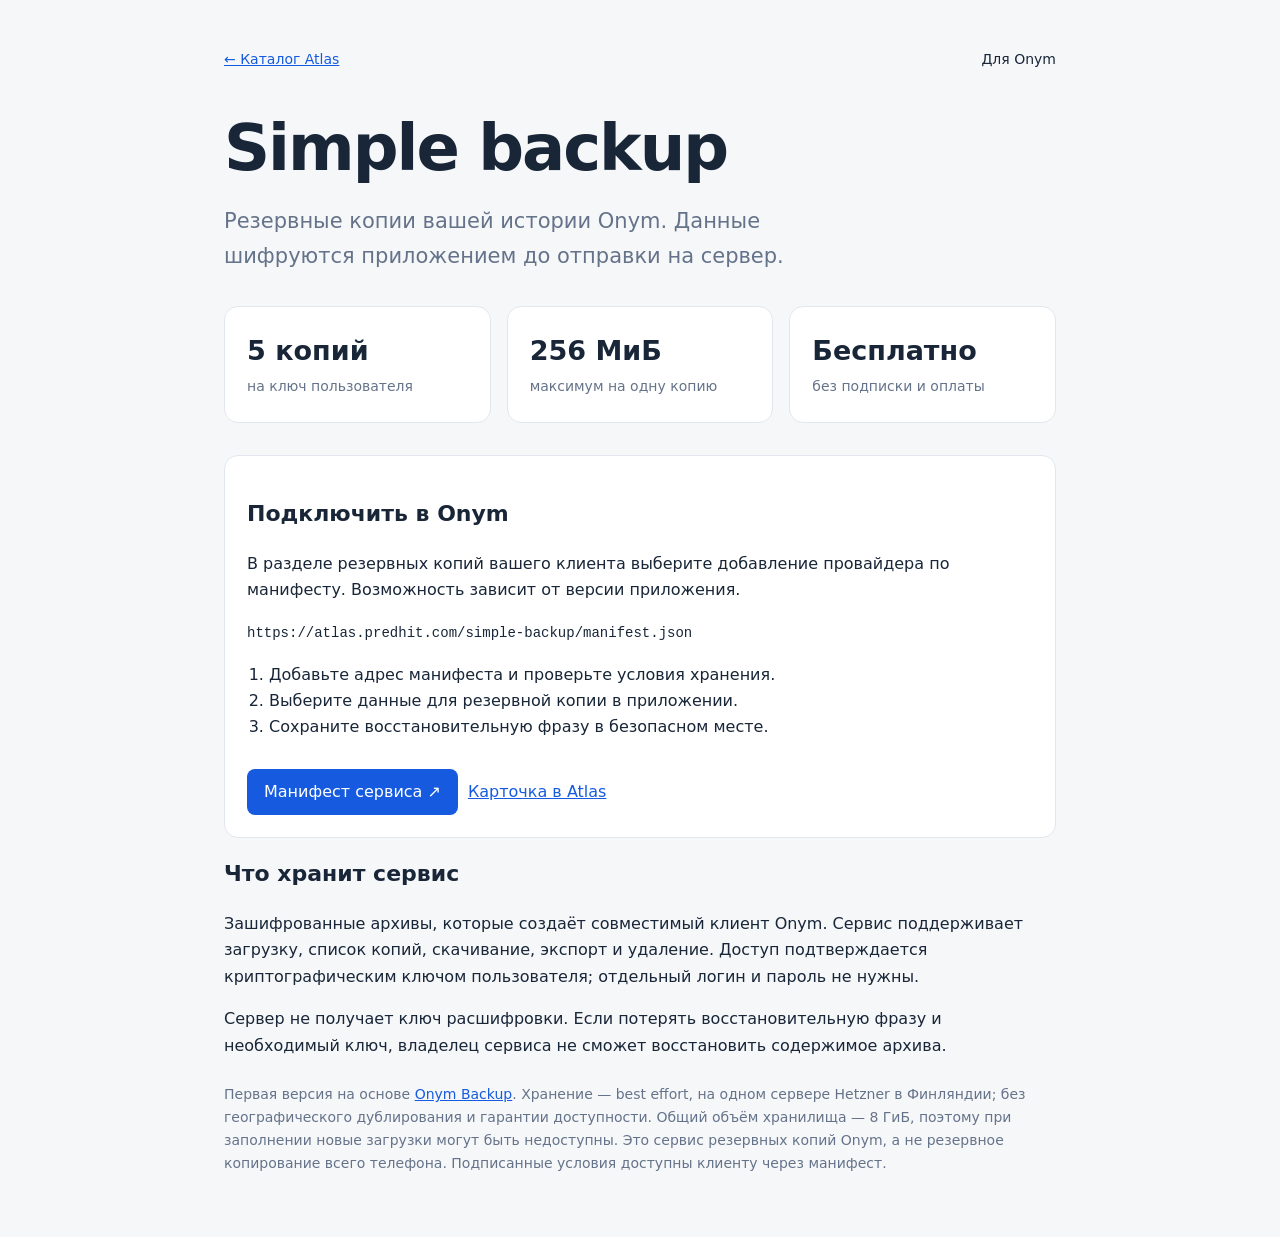
<file: services/simple-backup/ops/index.html>
<!doctype html><html lang="ru"><head><meta charset="utf-8"><meta name="viewport" content="width=device-width,initial-scale=1"><meta name="description" content="Simple backup — зашифрованные резервные копии Onym."><title>Simple backup — резервные копии Onym</title><style>*{box-sizing:border-box}body{margin:0;background:#f6f7f9;color:#182638;font:16px/1.65 system-ui,sans-serif}main{max-width:880px;margin:0 auto;padding:48px 24px}a{color:#165bdf}nav{display:flex;justify-content:space-between;gap:20px;font-size:14px}h1{font-size:clamp(38px,7vw,64px);letter-spacing:-2px;margin:42px 0 10px;line-height:1.1}.lead{font-size:21px;color:#65738a;max-width:650px}.grid{display:grid;grid-template-columns:repeat(3,1fr);gap:16px;margin:32px 0}.card,.connect{background:white;border:1px solid #e2e7ef;padding:22px;border-radius:14px}.card strong{display:block;font-size:27px}.card span{font-size:14px;color:#65738a}h2{font-size:22px}code{overflow-wrap:anywhere;font-size:14px}ol{padding-left:22px}.note{font-size:14px;color:#65738a;margin-top:24px}.button{display:inline-block;padding:10px 17px;border-radius:8px;background:#165bdf;color:white;text-decoration:none;margin:12px 10px 0 0}@media(max-width:600px){.grid{grid-template-columns:1fr}.card{padding:16px}.card strong{font-size:24px}main{padding-top:24px}}</style></head><body><main><nav><a href="/">← Каталог Atlas</a><span>Для Onym</span></nav><h1>Simple backup</h1><p class="lead">Резервные копии вашей истории Onym. Данные шифруются приложением до отправки на сервер.</p><div class="grid"><div class="card"><strong>5 копий</strong><span>на ключ пользователя</span></div><div class="card"><strong>256 МиБ</strong><span>максимум на одну копию</span></div><div class="card"><strong>Бесплатно</strong><span>без подписки и оплаты</span></div></div><section class="connect"><h2>Подключить в Onym</h2><p>В разделе резервных копий вашего клиента выберите добавление провайдера по манифесту. Возможность зависит от версии приложения.</p><code>https://atlas.predhit.com/simple-backup/manifest.json</code><ol><li>Добавьте адрес манифеста и проверьте условия хранения.</li><li>Выберите данные для резервной копии в приложении.</li><li>Сохраните восстановительную фразу в безопасном месте.</li></ol><a class="button" href="/simple-backup/manifest.json">Манифест сервиса ↗</a><a href="/service/onym%3Acomponent%3Asimple-backup">Карточка в Atlas</a></section><h2>Что хранит сервис</h2><p>Зашифрованные архивы, которые создаёт совместимый клиент Onym. Сервис поддерживает загрузку, список копий, скачивание, экспорт и удаление. Доступ подтверждается криптографическим ключом пользователя; отдельный логин и пароль не нужны.</p><p>Сервер не получает ключ расшифровки. Если потерять восстановительную фразу и необходимый ключ, владелец сервиса не сможет восстановить содержимое архива.</p><p class="note">Первая версия на основе <a href="https://github.com/onymchat/onym-backup">Onym Backup</a>. Хранение — best effort, на одном сервере Hetzner в Финляндии; без географического дублирования и гарантии доступности. Общий объём хранилища — 8 ГиБ, поэтому при заполнении новые загрузки могут быть недоступны. Это сервис резервных копий Onym, а не резервное копирование всего телефона. Подписанные условия доступны клиенту через манифест.</p></main></body></html>
</file>
